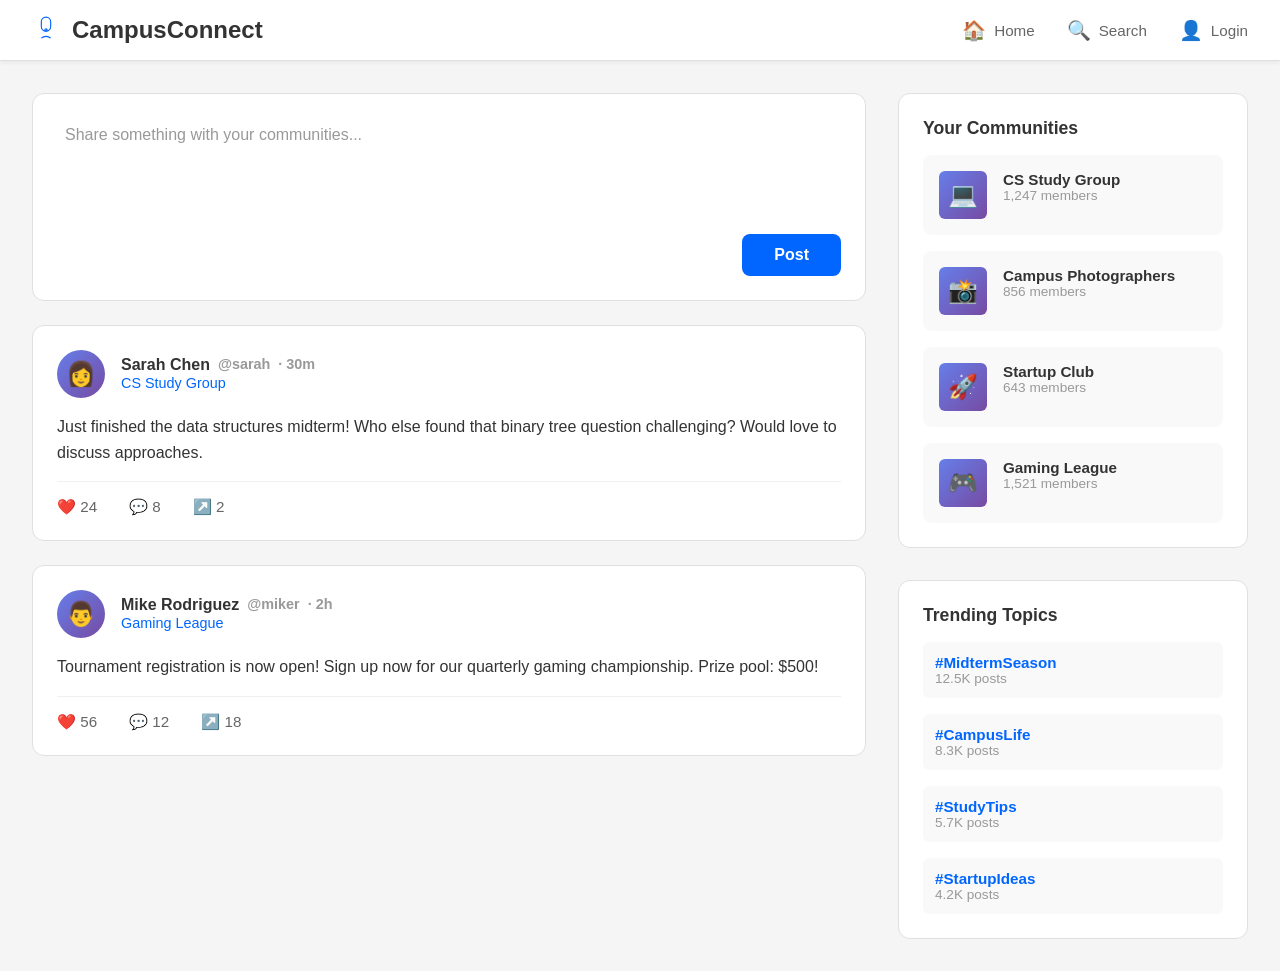
<file: index.html>
<!DOCTYPE html>
<html lang="en">
<head>
    <meta charset="UTF-8">
    <meta name="viewport" content="width=device-width, initial-scale=1.0">
    <title>CampusConnect - Campus Communities</title>
    <link rel="stylesheet" href="styles.css">
</head>
<body>
    <!-- Navigation Header -->
    <header class="navbar">
        <div class="navbar-container">
            <div class="navbar-logo">
                <svg class="logo-icon" viewBox="0 0 24 24" fill="none" stroke="currentColor">
                    <circle cx="12" cy="12" r="1"></circle>
                    <path d="M12 1a4 4 0 0 0-4 4v4a4 4 0 0 0 8 0V5a4 4 0 0 0-4-4z"></path>
                    <path d="M8 19a6 6 0 0 1 8 0"></path>
                </svg>
                <span>CampusConnect</span>
            </div>
            <nav class="navbar-menu">
                <a href="#" class="nav-link">
                    <span class="icon">🏠</span> Home
                </a>
                <a href="#" class="nav-link">
                    <span class="icon">🔍</span> Search
                </a>
                <a href="#" class="nav-link">
                    <span class="icon">👤</span> Login
                </a>
            </nav>
        </div>
    </header>

    <!-- Main Container -->
    <div class="container">
        <!-- Feed Section -->
        <main class="feed-section">
            <!-- Post Creator -->
            <div class="post-creator">
                <textarea id="postInput" placeholder="Share something with your communities..."></textarea>
                <button id="postBtn" class="post-button">Post</button>
            </div>

            <!-- Posts Feed -->
            <div id="postsFeed" class="posts-feed">
                <!-- Posts will be dynamically added here -->
            </div>
        </main>

        <!-- Sidebar -->
        <aside class="sidebar">
            <!-- Your Communities -->
            <section class="communities-section">
                <h2>Your Communities</h2>
                <div id="communitiesList" class="communities-list">
                    <!-- Communities will be dynamically added here -->
                </div>
            </section>

            <!-- Trending Topics -->
            <section class="trending-section">
                <h2>Trending Topics</h2>
                <div id="trendingList" class="trending-list">
                    <!-- Trending topics will be dynamically added here -->
                </div>
            </section>
        </aside>
    </div>

    <!-- Page Navigation for Discover Page -->
    <div id="discoverPage" class="page" style="display: none;">
        <header class="navbar">
            <div class="navbar-container">
                <div class="navbar-logo">
                    <svg class="logo-icon" viewBox="0 0 24 24" fill="none" stroke="currentColor">
                        <circle cx="12" cy="12" r="1"></circle>
                        <path d="M12 1a4 4 0 0 0-4 4v4a4 4 0 0 0 8 0V5a4 4 0 0 0-4-4z"></path>
                        <path d="M8 19a6 6 0 0 1 8 0"></path>
                    </svg>
                    <span>CampusConnect</span>
                </div>
                <nav class="navbar-menu">
                    <a href="#" class="nav-link">
                        <span class="icon">🏠</span> Home
                    </a>
                    <a href="#" class="nav-link">
                        <span class="icon">🔍</span> Search
                    </a>
                    <a href="#" class="nav-link">
                        <span class="icon">👤</span> Login
                    </a>
                </nav>
            </div>
        </header>

        <div class="discover-container">
            <div class="discover-header">
                <h1>Discover Communities & Topics</h1>
            </div>

            <div class="discover-search">
                <input type="text" id="discoverSearch" placeholder="Search for communities, topics, or posts...">
            </div>

            <div class="discover-tabs">
                <button class="tab-button active" data-tab="communities">Communities</button>
                <button class="tab-button" data-tab="posts">Posts</button>
            </div>

            <div id="discoverContent" class="discover-content">
                <!-- Communities grid will be displayed here -->
            </div>
        </div>
    </div>

    <script src="script.js"></script>
</body>
</html>
</file>
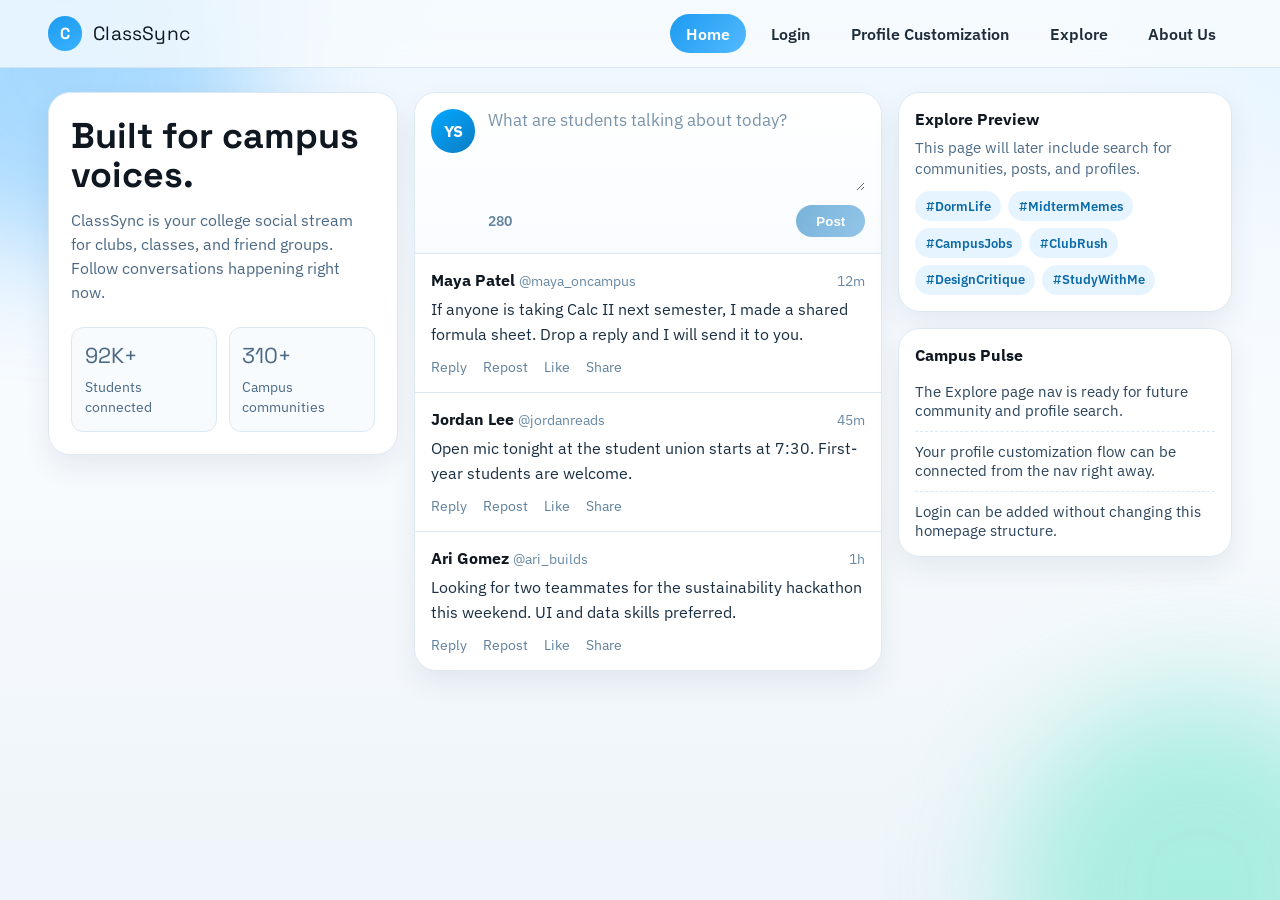
<file: pages/index.html>
<!DOCTYPE html>
<html lang="en">
<head>
    <meta charset="UTF-8">
    <meta name="viewport" content="width=device-width, initial-scale=1.0">
    <title>ClassSync | College Social</title>
    <link rel="preconnect" href="https://fonts.googleapis.com">
    <link rel="preconnect" href="https://fonts.gstatic.com" crossorigin>
    <link href="https://fonts.googleapis.com/css2?family=IBM+Plex+Sans:wght@400;500;600;700&family=Space+Grotesk:wght@600;700&display=swap" rel="stylesheet">
    <link rel="stylesheet" href="../styles/styles.css">
</head>
<body>
    <div class="bg-orb bg-orb-left" aria-hidden="true"></div>
    <div class="bg-orb bg-orb-right" aria-hidden="true"></div>

    <header class="top-nav">
        <div class="top-nav-inner">
            <a class="brand" href="./index.html" aria-label="ClassSync home">
                <span class="brand-mark">C</span>
                <span class="brand-word">ClassSync</span>
            </a>
            <nav class="main-nav" aria-label="Primary navigation">
                <a href="./index.html" class="nav-pill active">Home</a>
                <a href="./login.html" class="nav-pill">Login</a>
                <a href="./profile-customization.html" class="nav-pill">Profile Customization</a>
                <a href="./explore.html" class="nav-pill">Explore</a>
                <a href="./about-us.html" class="nav-pill">About Us</a>
            </nav>
        </div>
    </header>

    <main class="home-grid">
        <aside class="left-rail">
            <h1>Built for campus voices.</h1>
            <p>
                ClassSync is your college social stream for clubs, classes, and friend groups.
                Follow conversations happening right now.
            </p>
            <div class="rail-stats">
                <div>
                    <p class="stat-value">92K+</p>
                    <p class="stat-label">Students connected</p>
                </div>
                <div>
                    <p class="stat-value">310+</p>
                    <p class="stat-label">Campus communities</p>
                </div>
            </div>
        </aside>

        <section class="feed-shell" aria-label="Home feed preview">
            <div class="composer">
                <div class="avatar">YS</div>
                <div class="composer-content">
                    <textarea id="postInput" maxlength="280" placeholder="What are students talking about today?"></textarea>
                    <div class="composer-row">
                        <p id="charCounter">280</p>
                        <button id="postBtn" type="button">Post</button>
                    </div>
                </div>
            </div>

            <div id="postsFeed" class="posts-feed"></div>
        </section>

        <aside class="right-rail">
            <section class="panel">
                <h2>Explore Preview</h2>
                <p>This page will later include search for communities, posts, and profiles.</p>
                <div class="chip-list" id="topicsList"></div>
            </section>

            <section class="panel">
                <h2>Campus Pulse</h2>
                <ul id="pulseList" class="pulse-list"></ul>
            </section>
        </aside>
    </main>

    <script src="../scripts/script.js"></script>
</body>
</html>
</file>
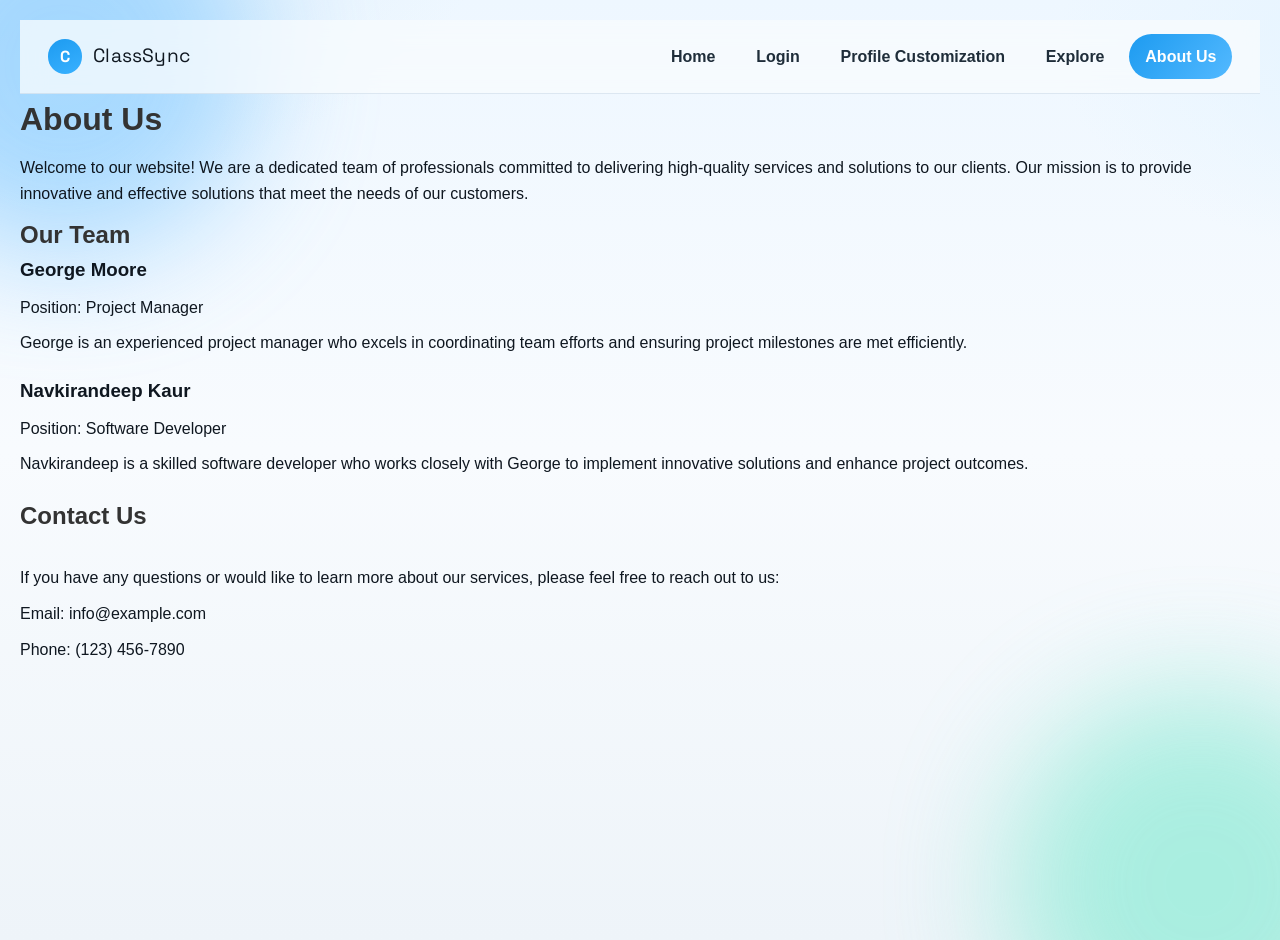
<file: pages/about-us.html>
<!DOCTYPE html>
<html lang="en">
<head>
    <meta charset="UTF-8">
    <meta name="viewport" content="width=device-width, initial-scale=1.0">
    <title>About Us - ClassSync</title>
    <link rel="preconnect" href="https://fonts.googleapis.com">
    <link rel="preconnect" href="https://fonts.gstatic.com" crossorigin>
    <link href="https://fonts.googleapis.com/css2?family=IBM+Plex+Sans:wght@400;500;600;700&family=Space+Grotesk:wght@600;700&display=swap" rel="stylesheet">
    <link rel="stylesheet" href="../styles/styles.css">
    <link rel="stylesheet" href="../styles/about.css">
</head>
<body>
    <div class="bg-orb bg-orb-left" aria-hidden="true"></div>
    <div class="bg-orb bg-orb-right" aria-hidden="true"></div>

    <header class="top-nav">
        <div class="top-nav-inner">
            <a class="brand" href="./index.html" aria-label="ClassSync home">
                <span class="brand-mark">C</span>
                <span class="brand-word">ClassSync</span>
            </a>
            <nav class="main-nav" aria-label="Primary navigation">
                <a href="./index.html" class="nav-pill">Home</a>
                <a href="./login.html" class="nav-pill">Login</a>
                <a href="./profile-customization.html" class="nav-pill">Profile Customization</a>
                <a href="./explore.html" class="nav-pill">Explore</a>
                <a href="./about-us.html" class="nav-pill active">About Us</a>
            </nav>
        </div>
    </header>

<body>
<body>

<h1>About Us</h1>

<p>Welcome to our website! We are a dedicated team of professionals committed to delivering high-quality services and solutions to our clients. Our mission is to provide innovative and effective solutions that meet the needs of our customers.</p>

<h2>Our Team</h2>
<div class="team-member">
    <h3>George Moore</h3>
    <p>Position: Project Manager</p>
    <p>George is an experienced project manager who excels in coordinating team efforts and ensuring project milestones are met efficiently.</p>
</div>
<div class="team-member">
    <h3>Navkirandeep Kaur</h3>
    <p>Position: Software Developer</p>
    <p>Navkirandeep is a skilled software developer who works closely with George to implement innovative solutions and enhance project outcomes.</p>
</div>

<h2>Contact Us</h2>
<div class="contact-info">
    <p>If you have any questions or would like to learn more about our services, please feel free to reach out to us:</p>
    <p>Email: info@example.com</p>
    <p>Phone: (123) 456-7890</p>
</div>

</body>
</html>
</file>
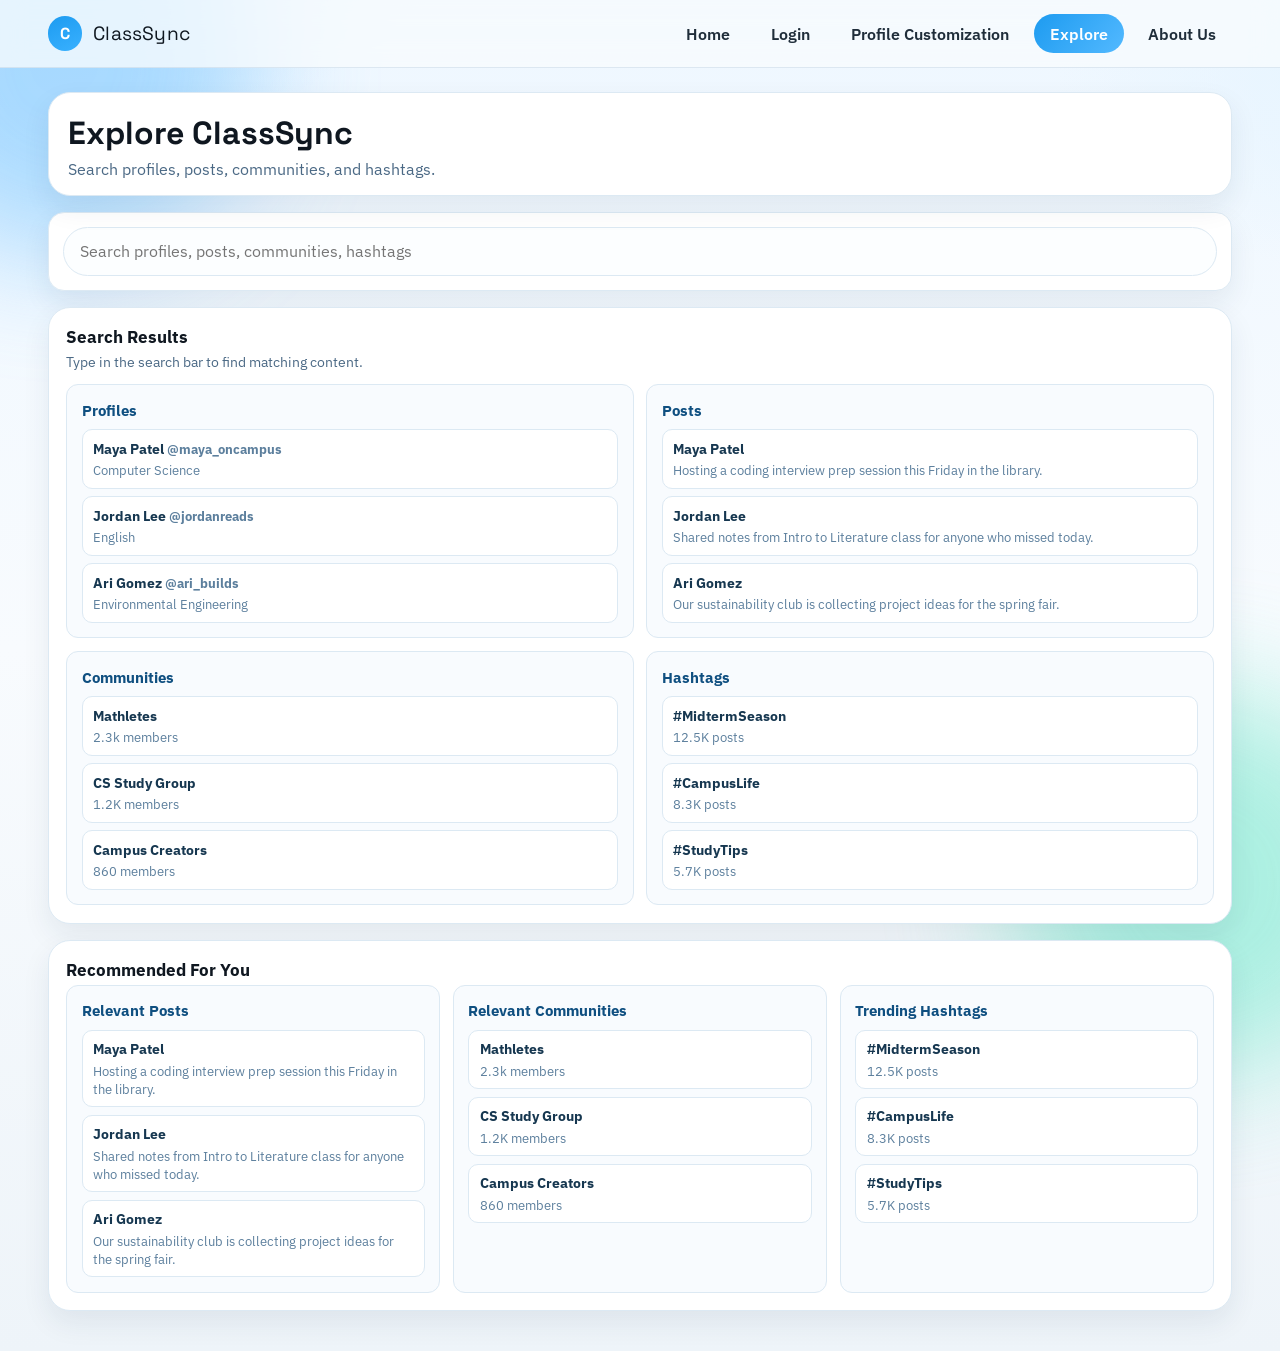
<file: pages/explore.html>
<!DOCTYPE html>
<html lang="en">
<head>
    <meta charset="UTF-8">
    <meta name="viewport" content="width=device-width, initial-scale=1.0">
    <title>Explore - ClassSync</title>
    <link rel="preconnect" href="https://fonts.googleapis.com">
    <link rel="preconnect" href="https://fonts.gstatic.com" crossorigin>
    <link href="https://fonts.googleapis.com/css2?family=IBM+Plex+Sans:wght@400;500;600;700&family=Space+Grotesk:wght@600;700&display=swap" rel="stylesheet">
    <link rel="stylesheet" href="../styles/styles.css">
</head>
<body>
    <div class="bg-orb bg-orb-left" aria-hidden="true"></div>
    <div class="bg-orb bg-orb-right" aria-hidden="true"></div>

    <header class="top-nav">
        <div class="top-nav-inner">
            <a class="brand" href="./index.html" aria-label="ClassSync home">
                <span class="brand-mark">C</span>
                <span class="brand-word">ClassSync</span>
            </a>
            <nav class="main-nav" aria-label="Primary navigation">
                <a href="./index.html" class="nav-pill">Home</a>
                <a href="./login.html" class="nav-pill">Login</a>
                <a href="./profile-customization.html" class="nav-pill">Profile Customization</a>
                <a href="./explore.html" class="nav-pill active">Explore</a>
                <a href="./about-us.html" class="nav-pill">About Us</a>
            </nav>
        </div>
    </header>

    <main class="explore-page">
        <section class="explore-shell">
            <div class="explore-header">
                <h1>Explore ClassSync</h1>
                <p>Search profiles, posts, communities, and hashtags.</p>
            </div>

            <div class="search-wrap">
                <label class="sr-only" for="exploreSearch">Search explore content</label>
                <input
                    id="exploreSearch"
                    type="text"
                    placeholder="Search profiles, posts, communities, hashtags"
                    autocomplete="off"
                >
            </div>

            <section class="results-panel">
                <h2>Search Results</h2>
                <p id="searchSummary" class="results-summary">Type in the search bar to find matching content.</p>

                <div class="results-columns">
                    <article class="result-card">
                        <h3>Profiles</h3>
                        <div id="profileResults" class="result-list"></div>
                    </article>

                    <article class="result-card">
                        <h3>Posts</h3>
                        <div id="postResults" class="result-list"></div>
                    </article>

                    <article class="result-card">
                        <h3>Communities</h3>
                        <div id="communityResults" class="result-list"></div>
                    </article>

                    <article class="result-card">
                        <h3>Hashtags</h3>
                        <div id="hashtagResults" class="result-list"></div>
                    </article>
                </div>
            </section>

            <section class="results-panel">
                <h2>Recommended For You</h2>

                <div class="results-columns recommendations">
                    <article class="result-card">
                        <h3>Relevant Posts</h3>
                        <div id="recommendedPosts" class="result-list"></div>
                    </article>

                    <article class="result-card">
                        <h3>Relevant Communities</h3>
                        <div id="recommendedCommunities" class="result-list"></div>
                    </article>

                    <article class="result-card">
                        <h3>Trending Hashtags</h3>
                        <div id="recommendedHashtags" class="result-list"></div>
                    </article>
                </div>
            </section>
        </section>
    </main>

    <script src="../scripts/explore.js"></script>
</body>
</html>
</file>
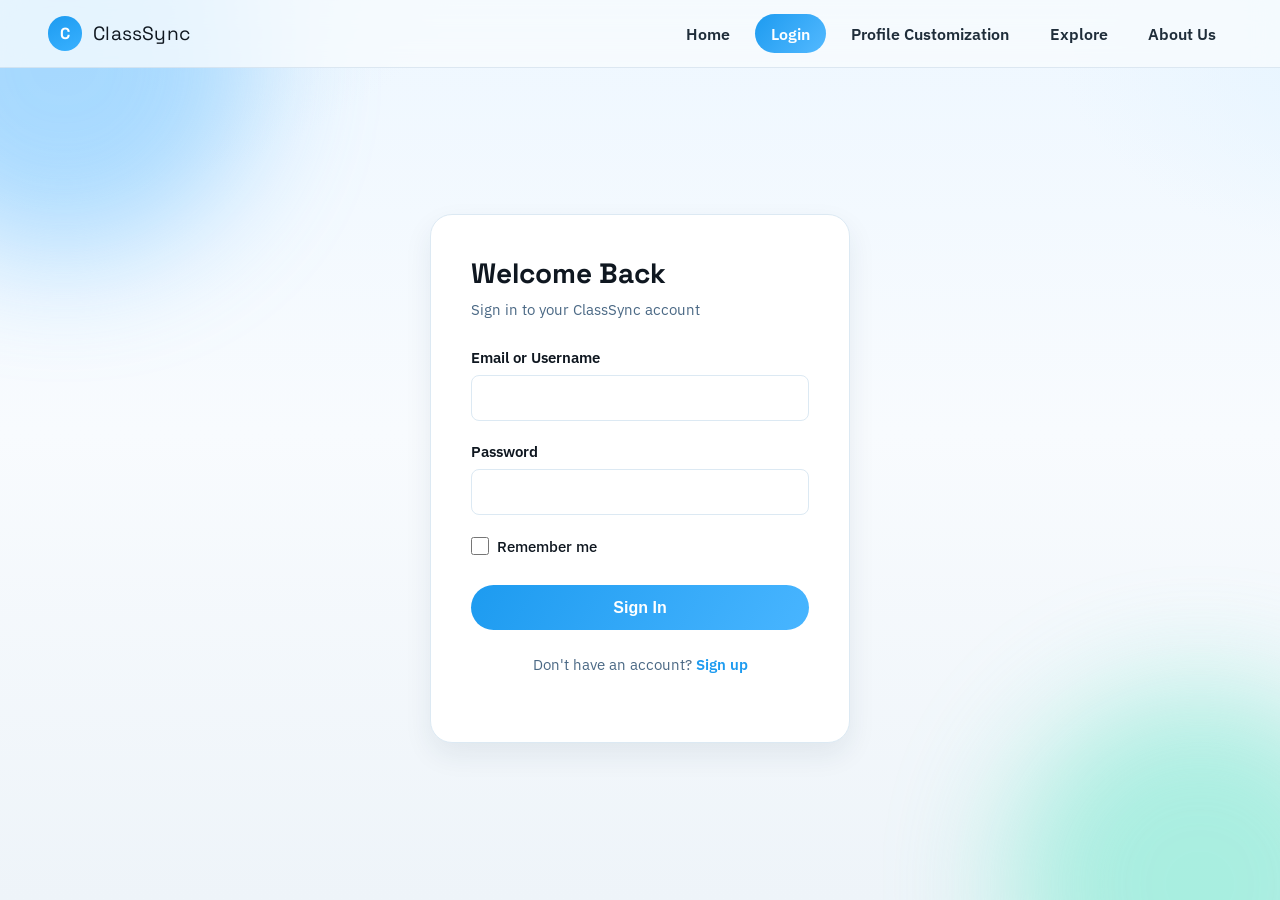
<file: pages/login.html>
<!DOCTYPE html>
<html lang="en">
<head>
    <meta charset="UTF-8">
    <meta name="viewport" content="width=device-width, initial-scale=1.0">
    <title>Login - ClassSync</title>
    <link rel="preconnect" href="https://fonts.googleapis.com">
    <link rel="preconnect" href="https://fonts.gstatic.com" crossorigin>
    <link href="https://fonts.googleapis.com/css2?family=IBM+Plex+Sans:wght@400;500;600;700&family=Space+Grotesk:wght@600;700&display=swap" rel="stylesheet">
    <link rel="stylesheet" href="../styles/styles.css">
</head>
<body>
    <div class="bg-orb bg-orb-left" aria-hidden="true"></div>
    <div class="bg-orb bg-orb-right" aria-hidden="true"></div>

    <header class="top-nav">
        <div class="top-nav-inner">
            <a class="brand" href="./index.html" aria-label="ClassSync home">
                <span class="brand-mark">C</span>
                <span class="brand-word">ClassSync</span>
            </a>
            <nav class="main-nav" aria-label="Primary navigation">
                <a href="./index.html" class="nav-pill">Home</a>
                <a href="./login.html" class="nav-pill active">Login</a>
                <a href="./profile-customization.html" class="nav-pill">Profile Customization</a>
                <a href="./explore.html" class="nav-pill">Explore</a>
                <a href="./about-us.html" class="nav-pill">About Us</a>
            </nav>
        </div>
    </header>

    <div class="login-container">
        <div class="login-box">
            <h1>Welcome Back</h1>
            <p>Sign in to your ClassSync account</p>
            
            <form id="loginForm">
                <div class="form-group">
                    <label for="email">Email or Username</label>
                    <input type="text" id="email" name="email" required>
                </div>

                <div class="form-group">
                    <label for="password">Password</label>
                    <input type="password" id="password" name="password" required>
                </div>

                <div class="form-group checkbox">
                    <input type="checkbox" id="remember" name="remember">
                    <label for="remember">Remember me</label>
                </div>

                <button type="submit" class="login-btn">Sign In</button>
            </form>

            <p class="signup-link">Don't have an account? <a href="#">Sign up</a></p>
        </div>
    </div>

    <script src="../scripts/login.js"></script>
</body>
</html>
</file>
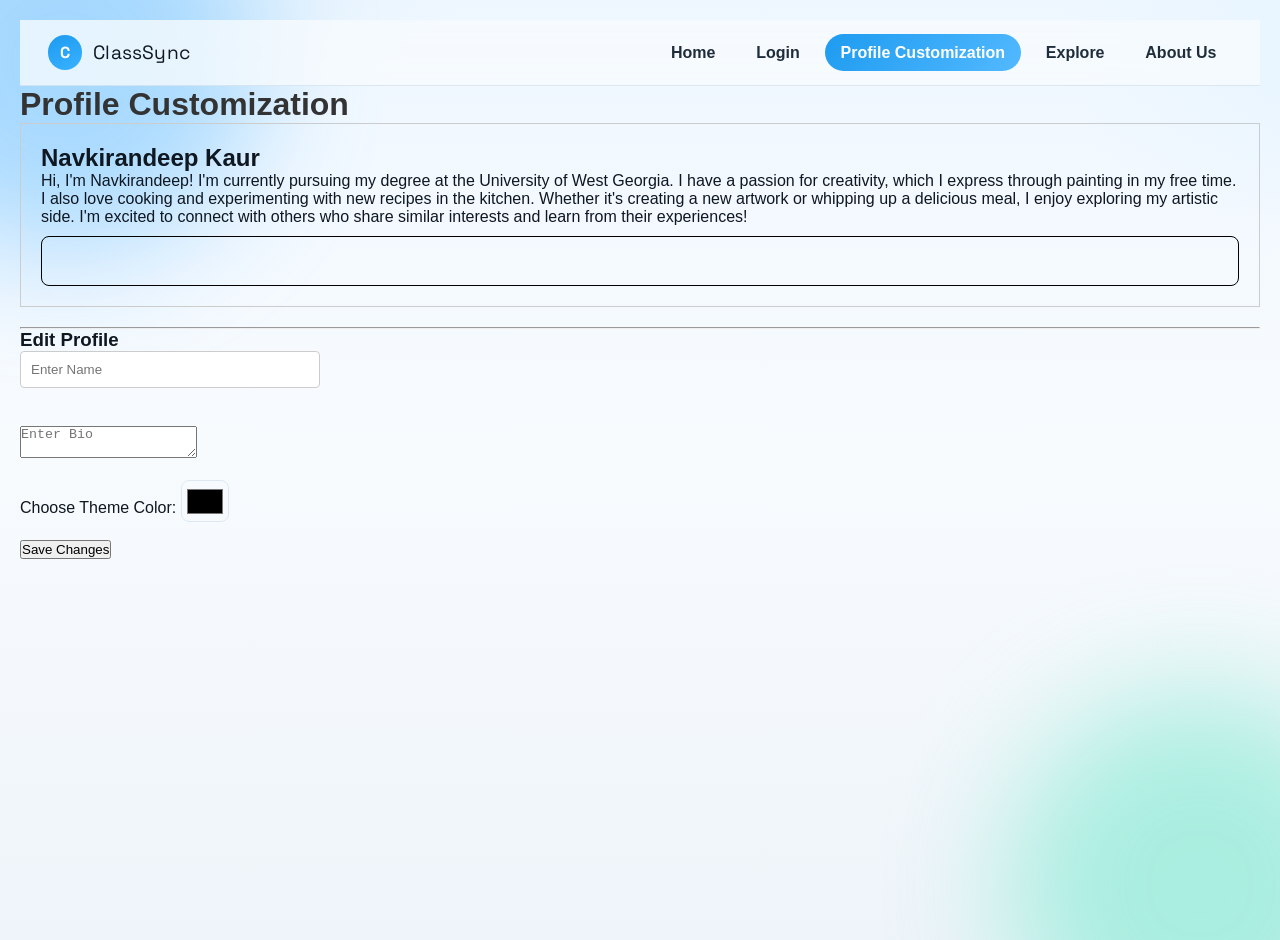
<file: pages/profile-customization.html>
<!DOCTYPE html>
<html lang="en">
<head>
    <meta charset="UTF-8">
    <meta name="viewport" content="width=device-width, initial-scale=1.0">
    <title>Profile Customization - ClassSync</title>
    <link rel="preconnect" href="https://fonts.googleapis.com">
    <link rel="preconnect" href="https://fonts.gstatic.com" crossorigin>
    <link href="https://fonts.googleapis.com/css2?family=IBM+Plex+Sans:wght@400;500;600;700&family=Space+Grotesk:wght@600;700&display=swap" rel="stylesheet">
    <link rel="stylesheet" href="../styles/styles.css">
    <link rel="stylesheet" href="../styles/profile.css">
</head>
<body>
    <div class="bg-orb bg-orb-left" aria-hidden="true"></div>
    <div class="bg-orb bg-orb-right" aria-hidden="true"></div>

    <header class="top-nav">
        <div class="top-nav-inner">
            <a class="brand" href="./index.html" aria-label="ClassSync home">
                <span class="brand-mark">C</span>
                <span class="brand-word">ClassSync</span>
            </a>
            <nav class="main-nav" aria-label="Primary navigation">
                <a href="./index.html" class="nav-pill">Home</a>
                <a href="./login.html" class="nav-pill">Login</a>
                <a href="./profile-customization.html" class="nav-pill active">Profile Customization</a>
                <a href="./explore.html" class="nav-pill">Explore</a>
                <a href="./about-us.html" class="nav-pill">About Us</a>
            </nav>
        </div>
    </header>

<body>

<h1>Profile Customization</h1>

<div class="profile-box">
  <h2 id="previewName">Navkirandeep Kaur</h2>
  <p id="previewBio">Hi, I'm Navkirandeep! I'm currently pursuing my degree at the University of West Georgia. I have a passion for creativity, which I express through painting in my free time. I also love cooking and experimenting with new recipes in the kitchen. Whether it's creating a new artwork or whipping up a delicious meal, I enjoy exploring my artistic side. I'm excited to connect with others who share similar interests and learn from their experiences!</p>
  <div id="colorBox" class="color-box"></div>
</div>

<hr>

<h3>Edit Profile</h3>

<input type="text" id="nameInput" placeholder="Enter Name" aria-label="Name">
<br><br>

<textarea id="bioInput" placeholder="Enter Bio" aria-label="Bio"></textarea>
<br><br>

<label for="colorInput">Choose Theme Color:</label>
<input type="color" id="colorInput" aria-label="Theme Color">

<br><br>

<button onclick="updateProfile()">Save Changes</button>

<script src="../scripts/profile.js"></script>

</body>
</html>
</file>
<file: styles.css>
* {
    margin: 0;
    padding: 0;
    box-sizing: border-box;
}

body {
    font-family: -apple-system, BlinkMacSystemFont, 'Segoe UI', Roboto, Oxygen, Ubuntu, Cantarell, sans-serif;
    background-color: #f5f5f5;
    color: #333;
}

/* Navigation Header */
.navbar {
    background-color: #fff;
    border-bottom: 1px solid #e0e0e0;
    position: sticky;
    top: 0;
    z-index: 1000;
    box-shadow: 0 2px 4px rgba(0, 0, 0, 0.05);
}

.navbar-container {
    max-width: 1400px;
    margin: 0 auto;
    padding: 1rem 2rem;
    display: flex;
    justify-content: space-between;
    align-items: center;
}

.navbar-logo {
    display: flex;
    align-items: center;
    gap: 0.75rem;
    font-size: 1.5rem;
    font-weight: 700;
    color: #333;
}

.logo-icon {
    width: 28px;
    height: 28px;
    color: #0066ff;
}

.navbar-menu {
    display: flex;
    gap: 2rem;
    align-items: center;
}

.nav-link {
    display: flex;
    align-items: center;
    gap: 0.5rem;
    text-decoration: none;
    color: #666;
    font-size: 0.95rem;
    transition: color 0.2s;
}

.nav-link:hover {
    color: #0066ff;
}

.nav-link .icon {
    font-size: 1.2rem;
}

/* Main Container */
.container {
    max-width: 1400px;
    margin: 0 auto;
    padding: 2rem;
    display: grid;
    grid-template-columns: 1fr 350px;
    gap: 2rem;
}

/* Post Creator */
.post-creator {
    background-color: #fff;
    border-radius: 12px;
    padding: 1.5rem;
    border: 1px solid #e0e0e0;
    margin-bottom: 1.5rem;
    display: flex;
    flex-direction: column;
    gap: 1rem;
}

#postInput {
    border: none;
    outline: none;
    font-size: 1rem;
    font-family: inherit;
    resize: none;
    min-height: 100px;
    color: #333;
    padding: 0.5rem;
}

#postInput::placeholder {
    color: #999;
}

.post-button {
    background-color: #0066ff;
    color: #fff;
    border: none;
    border-radius: 8px;
    padding: 0.75rem 2rem;
    font-size: 1rem;
    font-weight: 600;
    cursor: pointer;
    align-self: flex-end;
    transition: background-color 0.2s;
}

.post-button:hover {
    background-color: #0052cc;
}

/* Posts Feed */
.posts-feed {
    display: flex;
    flex-direction: column;
    gap: 1.5rem;
}

.post {
    background-color: #fff;
    border-radius: 12px;
    padding: 1.5rem;
    border: 1px solid #e0e0e0;
    transition: box-shadow 0.2s;
}

.post:hover {
    box-shadow: 0 4px 12px rgba(0, 0, 0, 0.1);
}

.post-header {
    display: flex;
    align-items: center;
    gap: 1rem;
    margin-bottom: 1rem;
}

.post-avatar {
    width: 48px;
    height: 48px;
    border-radius: 50%;
    background: linear-gradient(135deg, #667eea 0%, #764ba2 100%);
    flex-shrink: 0;
}

.post-user-info {
    flex: 1;
}

.post-user-name {
    font-weight: 600;
    color: #333;
    display: flex;
    gap: 0.5rem;
}

.post-user-handle {
    color: #999;
    font-size: 0.9rem;
}

.post-time {
    color: #999;
    font-size: 0.9rem;
}

.post-community {
    color: #0066ff;
    font-size: 0.9rem;
    text-decoration: none;
    margin-top: 0.5rem;
}

.post-content {
    color: #333;
    line-height: 1.6;
    margin-bottom: 1rem;
}

.post-actions {
    display: flex;
    gap: 2rem;
    margin-top: 1rem;
    padding-top: 1rem;
    border-top: 1px solid #f0f0f0;
}

.post-action {
    display: flex;
    align-items: center;
    gap: 0.5rem;
    color: #666;
    cursor: pointer;
    transition: color 0.2s;
    background: none;
    border: none;
    font-size: 0.95rem;
}

.post-action:hover {
    color: #0066ff;
}

/* Sidebar */
.sidebar {
    display: flex;
    flex-direction: column;
    gap: 2rem;
}

.communities-section,
.trending-section {
    background-color: #fff;
    border-radius: 12px;
    padding: 1.5rem;
    border: 1px solid #e0e0e0;
}

.communities-section h2,
.trending-section h2 {
    font-size: 1.1rem;
    margin-bottom: 1rem;
    color: #333;
}

.communities-list,
.trending-list {
    display: flex;
    flex-direction: column;
    gap: 1rem;
}

.community-card {
    display: flex;
    gap: 1rem;
    padding: 1rem;
    border-radius: 8px;
    background-color: #f9f9f9;
    transition: background-color 0.2s;
    cursor: pointer;
}

.community-card:hover {
    background-color: #f0f0f0;
}

.community-icon {
    width: 48px;
    height: 48px;
    border-radius: 6px;
    background: linear-gradient(135deg, #667eea 0%, #764ba2 100%);
    flex-shrink: 0;
}

.community-info {
    flex: 1;
}

.community-name {
    font-weight: 600;
    color: #333;
    font-size: 0.95rem;
}

.community-members {
    color: #999;
    font-size: 0.85rem;
}

.trending-item {
    padding: 0.75rem;
    border-radius: 6px;
    background-color: #f9f9f9;
    cursor: pointer;
    transition: background-color 0.2s;
}

.trending-item:hover {
    background-color: #f0f0f0;
}

.trending-tag {
    color: #0066ff;
    font-weight: 600;
    font-size: 0.95rem;
}

.trending-count {
    color: #999;
    font-size: 0.85rem;
}

/* Discover Page */
.page {
    min-height: 100vh;
    background-color: #f5f5f5;
}

.discover-container {
    max-width: 1400px;
    margin: 0 auto;
    padding: 2rem;
}

.discover-header {
    margin-bottom: 2rem;
}

.discover-header h1 {
    font-size: 2.5rem;
    font-weight: 700;
    color: #333;
}

.discover-search {
    margin-bottom: 2rem;
}

#discoverSearch {
    width: 100%;
    padding: 1rem;
    border: 1px solid #e0e0e0;
    border-radius: 8px;
    font-size: 1rem;
    font-family: inherit;
}

#discoverSearch:focus {
    outline: none;
    border-color: #0066ff;
    box-shadow: 0 0 0 3px rgba(0, 102, 255, 0.1);
}

.discover-tabs {
    display: flex;
    gap: 1rem;
    margin-bottom: 2rem;
}

.tab-button {
    padding: 0.75rem 1.5rem;
    border: none;
    border-radius: 8px;
    background-color: transparent;
    color: #666;
    font-weight: 600;
    cursor: pointer;
    transition: all 0.2s;
}

.tab-button.active {
    background-color: #0066ff;
    color: #fff;
}

.tab-button:hover {
    background-color: rgba(0, 102, 255, 0.1);
}

.discover-content {
    display: grid;
    grid-template-columns: repeat(auto-fill, minmax(300px, 1fr));
    gap: 2rem;
}

.community-card-large {
    background-color: #fff;
    border-radius: 12px;
    overflow: hidden;
    border: 1px solid #e0e0e0;
    transition: box-shadow 0.2s;
    cursor: pointer;
}

.community-card-large:hover {
    box-shadow: 0 8px 24px rgba(0, 0, 0, 0.12);
}

.community-image {
    width: 100%;
    height: 200px;
    background: linear-gradient(135deg, #667eea 0%, #764ba2 100%);
    object-fit: cover;
}

.community-details {
    padding: 1.5rem;
}

.community-details h3 {
    font-size: 1.1rem;
    margin-bottom: 0.5rem;
    color: #333;
}

.community-details p {
    color: #666;
    font-size: 0.9rem;
    line-height: 1.5;
}

/* Responsive Design */
@media (max-width: 1024px) {
    .container {
        grid-template-columns: 1fr;
    }

    .sidebar {
        display: none;
    }
}

@media (max-width: 768px) {
    .navbar-container {
        padding: 1rem;
    }

    .navbar-menu {
        gap: 1rem;
    }

    .discover-header h1 {
        font-size: 1.8rem;
    }

    .discover-content {
        grid-template-columns: 1fr;
    }
}
</file>
<file: styles/styles.css>
:root {
    --ink-100: #f3f8fc;
    --ink-200: #dce9f3;
    --ink-300: #adc4d9;
    --ink-500: #4b6985;
    --ink-700: #1f2d3a;
    --ink-900: #0f1720;
    --brand: #1d9bf0;
    --brand-deep: #1279bf;
    --surface: #ffffff;
    --surface-soft: #f8fbfe;
    --ring: rgba(29, 155, 240, 0.35);
    --radius-lg: 22px;
    --radius-md: 16px;
    --radius-sm: 12px;
}

* {
    margin: 0;
    padding: 0;
    box-sizing: border-box;
}

body {
    min-height: 100vh;
    font-family: "IBM Plex Sans", "Segoe UI", sans-serif;
    color: var(--ink-900);
    background:
        radial-gradient(60rem 30rem at -10% -10%, #d9ecfa 0%, transparent 65%),
        radial-gradient(40rem 24rem at 110% 5%, #e5f4ff 0%, transparent 55%),
        linear-gradient(180deg, #eef7ff 0%, #f8fbfe 48%, #eef4f9 100%);
    overflow-x: hidden;
}

.bg-orb {
    position: fixed;
    width: 24rem;
    height: 24rem;
    border-radius: 50%;
    filter: blur(60px);
    z-index: -1;
    opacity: 0.6;
}

.bg-orb-left {
    top: -8rem;
    left: -8rem;
    background: #7cc7ff;
}

.bg-orb-right {
    right: -7rem;
    bottom: -11rem;
    background: #7be9cf;
}

.top-nav {
    position: sticky;
    top: 0;
    z-index: 10;
    backdrop-filter: blur(12px);
    background-color: rgba(248, 251, 254, 0.78);
    border-bottom: 1px solid rgba(173, 196, 217, 0.35);
}

.top-nav-inner {
    max-width: 1220px;
    margin: 0 auto;
    padding: 0.9rem 1.1rem;
    display: flex;
    align-items: center;
    justify-content: space-between;
    gap: 1rem;
}

.brand {
    display: flex;
    align-items: center;
    gap: 0.7rem;
    text-decoration: none;
    color: inherit;
}

.brand-mark {
    display: inline-flex;
    align-items: center;
    justify-content: center;
    width: 2.15rem;
    height: 2.15rem;
    border-radius: 50%;
    background: linear-gradient(155deg, var(--brand) 0%, #39b1ff 100%);
    color: #fff;
    font-family: "Space Grotesk", sans-serif;
    font-weight: 700;
}

.brand-word {
    font-family: "Space Grotesk", sans-serif;
    font-size: 1.2rem;
    letter-spacing: 0.01em;
}

.main-nav {
    display: flex;
    gap: 0.55rem;
    flex-wrap: wrap;
    justify-content: flex-end;
}

.nav-pill {
    text-decoration: none;
    color: var(--ink-700);
    font-weight: 600;
    padding: 0.58rem 1rem;
    border-radius: 999px;
    transition: transform 0.2s ease, background-color 0.2s ease, color 0.2s ease;
}

.nav-pill:hover {
    background-color: #deeffd;
    color: #005e9f;
    transform: translateY(-1px);
}

.nav-pill.active {
    background: linear-gradient(130deg, var(--brand) 0%, #53b9ff 100%);
    color: #fff;
}

.home-grid {
    max-width: 1220px;
    margin: 1.5rem auto 2rem;
    padding: 0 1.1rem;
    display: grid;
    grid-template-columns: 1.05fr 1.4fr 1fr;
    gap: 1rem;
    align-items: start;
}

.left-rail,
.feed-shell,
.panel {
    background-color: var(--surface);
    border: 1px solid var(--ink-200);
    border-radius: var(--radius-lg);
    box-shadow: 0 12px 28px rgba(27, 53, 79, 0.08);
}

.left-rail {
    padding: 1.4rem;
    animation: rise-in 0.45s ease-out both;
}

.left-rail h1 {
    font-family: "Space Grotesk", sans-serif;
    font-size: clamp(1.55rem, 2.8vw, 2.25rem);
    line-height: 1.1;
    margin-bottom: 0.85rem;
}

.left-rail p {
    color: var(--ink-500);
    line-height: 1.5;
}

.rail-stats {
    margin-top: 1.4rem;
    display: grid;
    grid-template-columns: 1fr 1fr;
    gap: 0.7rem;
}

.rail-stats > div {
    background: var(--surface-soft);
    border: 1px solid var(--ink-200);
    border-radius: var(--radius-sm);
    padding: 0.8rem;
}

.stat-value {
    font-family: "Space Grotesk", sans-serif;
    font-size: 1.35rem;
    color: #005f9f;
}

.stat-label {
    margin-top: 0.25rem;
    color: var(--ink-500);
    font-size: 0.86rem;
}

.feed-shell {
    overflow: hidden;
    animation: rise-in 0.6s ease-out both;
}

.composer {
    display: flex;
    gap: 0.85rem;
    padding: 1rem;
    border-bottom: 1px solid var(--ink-200);
    background: linear-gradient(180deg, #ffffff 0%, #f9fcff 100%);
}

.avatar {
    width: 2.7rem;
    height: 2.7rem;
    border-radius: 50%;
    background: linear-gradient(140deg, #00a8ff 0%, #0e7cc4 100%);
    color: #fff;
    display: grid;
    place-items: center;
    font-weight: 700;
    flex-shrink: 0;
}

.composer-content {
    width: 100%;
}

#postInput {
    width: 100%;
    min-height: 5.1rem;
    border: none;
    resize: vertical;
    background: transparent;
    font-size: 1.06rem;
    color: var(--ink-900);
    font-family: inherit;
}

#postInput:focus {
    outline: none;
}

#postInput::placeholder {
    color: #7994aa;
}

.composer-row {
    margin-top: 0.65rem;
    display: flex;
    justify-content: space-between;
    align-items: center;
}

#charCounter {
    color: #63839f;
    font-size: 0.86rem;
    font-weight: 600;
}

#postBtn {
    border: none;
    border-radius: 999px;
    padding: 0.52rem 1.25rem;
    font-weight: 700;
    cursor: pointer;
    color: #fff;
    background: linear-gradient(120deg, var(--brand) 0%, #48b5ff 100%);
    transition: transform 0.2s ease, filter 0.2s ease;
}

#postBtn:hover {
    transform: translateY(-1px);
    filter: brightness(1.03);
}

#postBtn:disabled {
    cursor: not-allowed;
    filter: grayscale(0.35);
    opacity: 0.7;
}

.posts-feed {
    display: flex;
    flex-direction: column;
}

.post {
    border-bottom: 1px solid var(--ink-200);
    padding: 1rem;
    transition: background-color 0.2s ease;
    animation: rise-in 0.4s ease-out both;
}

.post:hover {
    background-color: #f7fbff;
}

.post:last-child {
    border-bottom: none;
}

.post-meta {
    display: flex;
    justify-content: space-between;
    gap: 0.5rem;
    align-items: baseline;
}

.post-author {
    font-weight: 700;
}

.post-handle,
.post-time {
    color: #6788a4;
    font-size: 0.9rem;
}

.post-content {
    margin-top: 0.45rem;
    line-height: 1.55;
    color: #1a2f42;
}

.post-actions {
    margin-top: 0.7rem;
    display: flex;
    gap: 1rem;
    color: #5f819d;
    font-size: 0.85rem;
}

.right-rail {
    display: flex;
    flex-direction: column;
    gap: 1rem;
    animation: rise-in 0.75s ease-out both;
}

.panel {
    padding: 1rem;
}

.panel h2 {
    font-size: 1rem;
    margin-bottom: 0.45rem;
}

.panel p {
    color: var(--ink-500);
    font-size: 0.92rem;
    line-height: 1.45;
}

.chip-list {
    margin-top: 0.75rem;
    display: flex;
    flex-wrap: wrap;
    gap: 0.45rem;
}

.chip {
    background-color: #e6f4ff;
    color: #0b6aa8;
    font-size: 0.82rem;
    padding: 0.4rem 0.65rem;
    border-radius: 999px;
    font-weight: 600;
}

.pulse-list {
    list-style: none;
    margin-top: 0.45rem;
}

.pulse-list li {
    padding: 0.65rem 0;
    border-bottom: 1px dashed var(--ink-200);
    color: #2a445b;
    font-size: 0.92rem;
}

.pulse-list li:last-child {
    border-bottom: none;
    padding-bottom: 0;
}

@keyframes rise-in {
    from {
        opacity: 0;
        transform: translateY(10px);
    }
    to {
        opacity: 1;
        transform: translateY(0);
    }
}

@media (max-width: 1080px) {
    .home-grid {
        grid-template-columns: 1fr 1.25fr;
    }

    .right-rail {
        grid-column: 1 / -1;
        flex-direction: row;
    }

    .right-rail .panel {
        flex: 1;
    }
}

@media (max-width: 800px) {
    .home-grid {
        grid-template-columns: 1fr;
    }

    .right-rail {
        flex-direction: column;
    }

    .top-nav-inner {
        flex-direction: column;
        align-items: flex-start;
    }

    .main-nav {
        width: 100%;
    }
}

@media (max-width: 540px) {
    .nav-pill {
        flex: 1 1 calc(50% - 0.3rem);
        text-align: center;
        padding-left: 0.65rem;
        padding-right: 0.65rem;
        font-size: 0.91rem;
    }

    .rail-stats {
        grid-template-columns: 1fr;
    }
}

/* Login Page */
.login-container {
    display: flex;
    align-items: center;
    justify-content: center;
    min-height: calc(100vh - 80px);
    padding: 2rem;
}

.login-box {
    background-color: var(--surface);
    border: 1px solid var(--ink-200);
    border-radius: var(--radius-lg);
    box-shadow: 0 12px 28px rgba(27, 53, 79, 0.08);
    padding: 2.5rem;
    width: 100%;
    max-width: 420px;
    animation: rise-in 0.6s ease-out both;
}

.login-box h1 {
    font-family: "Space Grotesk", sans-serif;
    font-size: 1.75rem;
    margin-bottom: 0.5rem;
    color: var(--ink-900);
}

.login-box > p {
    color: var(--ink-500);
    margin-bottom: 1.75rem;
    font-size: 0.95rem;
}

.form-group {
    margin-bottom: 1.3rem;
    display: flex;
    flex-direction: column;
}

.form-group.checkbox {
    flex-direction: row;
    align-items: center;
    gap: 0.5rem;
}

.form-group label {
    font-weight: 600;
    margin-bottom: 0.5rem;
    color: var(--ink-900);
    font-size: 0.95rem;
}

.form-group.checkbox label {
    margin-bottom: 0;
    font-weight: 500;
}

.form-group input[type="text"],
.form-group input[type="password"] {
    padding: 0.75rem 1rem;
    border: 1px solid var(--ink-200);
    border-radius: 8px;
    font-size: 1rem;
    font-family: inherit;
    transition: border-color 0.2s ease;
}

.form-group input[type="text"]:focus,
.form-group input[type="password"]:focus {
    outline: none;
    border-color: var(--brand);
    box-shadow: 0 0 0 3px var(--ring);
}

.form-group input[type="checkbox"] {
    width: 18px;
    height: 18px;
    cursor: pointer;
}

.login-btn {
    width: 100%;
    padding: 0.85rem 1.5rem;
    background: linear-gradient(120deg, var(--brand) 0%, #48b5ff 100%);
    color: #fff;
    border: none;
    border-radius: 999px;
    font-size: 1rem;
    font-weight: 700;
    cursor: pointer;
    margin-top: 0.5rem;
    transition: transform 0.2s ease, filter 0.2s ease;
}

.login-btn:hover {
    transform: translateY(-1px);
    filter: brightness(1.03);
}

.login-btn:active {
    transform: translateY(0);
}

.signup-link {
    text-align: center;
    margin-top: 1.5rem;
    color: var(--ink-500);
    font-size: 0.9rem;
}

.signup-link a {
    color: var(--brand);
    text-decoration: none;
    font-weight: 600;
    transition: color 0.2s ease;
}

.signup-link a:hover {
    color: var(--brand-deep);
}

/* Explore Page */
.sr-only {
    position: absolute;
    width: 1px;
    height: 1px;
    padding: 0;
    margin: -1px;
    overflow: hidden;
    clip: rect(0, 0, 0, 0);
    white-space: nowrap;
    border: 0;
}

.explore-page {
    max-width: 1220px;
    margin: 1.5rem auto 2.5rem;
    padding: 0 1.1rem;
}

.explore-shell {
    display: grid;
    gap: 1rem;
}

.explore-header,
.results-panel {
    background-color: var(--surface);
    border: 1px solid var(--ink-200);
    border-radius: var(--radius-lg);
    box-shadow: 0 12px 28px rgba(27, 53, 79, 0.08);
    animation: rise-in 0.45s ease-out both;
}

.explore-header {
    padding: 1.2rem 1.2rem 1rem;
}

.explore-header h1 {
    font-family: "Space Grotesk", sans-serif;
    font-size: clamp(1.45rem, 2.5vw, 2rem);
}

.explore-header p {
    margin-top: 0.4rem;
    color: var(--ink-500);
}

.search-wrap {
    background-color: var(--surface);
    border: 1px solid var(--ink-200);
    border-radius: var(--radius-md);
    box-shadow: 0 12px 28px rgba(27, 53, 79, 0.08);
    padding: 0.9rem;
}

.search-wrap input {
    width: 100%;
    border: 1px solid var(--ink-200);
    border-radius: 999px;
    padding: 0.82rem 1rem;
    font-size: 1rem;
    font-family: inherit;
    background: #fcfeff;
}

.search-wrap input:focus {
    outline: none;
    border-color: var(--brand);
    box-shadow: 0 0 0 3px var(--ring);
}

.results-panel {
    padding: 1.1rem;
}

.results-panel h2 {
    font-size: 1.08rem;
    margin-bottom: 0.2rem;
}

.results-summary {
    color: var(--ink-500);
    font-size: 0.9rem;
    margin-bottom: 0.85rem;
}

.results-columns {
    display: grid;
    grid-template-columns: repeat(2, minmax(0, 1fr));
    gap: 0.8rem;
}

.results-columns.recommendations {
    grid-template-columns: repeat(3, minmax(0, 1fr));
}

.result-card {
    background: var(--surface-soft);
    border: 1px solid var(--ink-200);
    border-radius: var(--radius-sm);
    padding: 0.9rem;
}

.result-card h3 {
    font-size: 0.95rem;
    margin-bottom: 0.6rem;
    color: #0f4f80;
}

.result-list {
    display: grid;
    gap: 0.45rem;
}

.result-item {
    background: #ffffff;
    border: 1px solid var(--ink-200);
    border-radius: 10px;
    padding: 0.55rem 0.65rem;
}

.result-title {
    font-weight: 700;
    font-size: 0.9rem;
    color: #163750;
}

.result-meta {
    margin-top: 0.2rem;
    color: #5c7f9d;
    font-size: 0.83rem;
}

.result-empty {
    color: #6f90ac;
    font-size: 0.88rem;
}

@media (max-width: 980px) {
    .results-columns,
    .results-columns.recommendations {
        grid-template-columns: 1fr;
    }
}

.community-details h3 {
    font-size: 1.1rem;
    margin-bottom: 0.5rem;
    color: #333;
}

.community-details p {
    color: #666;
    font-size: 0.9rem;
    line-height: 1.5;
}

/* Responsive Design */
@media (max-width: 1024px) {
    .container {
        grid-template-columns: 1fr;
    }

    .sidebar {
        display: none;
    }
}

@media (max-width: 768px) {
    .navbar-container {
        padding: 1rem;
    }

    .navbar-menu {
        gap: 1rem;
    }

    .discover-header h1 {
        font-size: 1.8rem;
    }

    .discover-content {
        grid-template-columns: 1fr;
    }
}

/* Profile Customization Page */
.profile-page {
    max-width: 700px;
    margin: 1.5rem auto 2.5rem;
    padding: 0 1.1rem;
}

.profile-center {
    display: flex;
    flex-direction: column;
    gap: 1rem;
}

.profile-page-title {
    font-family: "Space Grotesk", sans-serif;
    font-size: clamp(1.4rem, 2.5vw, 1.9rem);
    color: var(--ink-900);
}

.profile-divider {
    border: none;
    border-top: 1px solid var(--ink-200);
    margin: 0;
}

.color-box {
    height: 46px;
    border: 1px solid var(--ink-200);
    border-radius: 8px;
    margin-top: 0.8rem;
    transition: background 0.3s ease;
}

.profile-form-box h3 {
    font-family: "Space Grotesk", sans-serif;
    font-size: 1.15rem;
    margin-bottom: 1rem;
    color: var(--ink-900);
}

.profile-preview {
    background-color: var(--surface);
    border: 1px solid var(--ink-200);
    border-radius: var(--radius-lg);
    box-shadow: 0 12px 28px rgba(27, 53, 79, 0.08);
    overflow: hidden;
    animation: rise-in 0.45s ease-out both;
}

.preview-banner {
    height: 90px;
    background: linear-gradient(130deg, var(--brand) 0%, #53b9ff 100%);
    transition: background 0.4s ease;
}

.preview-body {
    padding: 0 1.2rem 1.2rem;
}

.preview-avatar {
    width: 3.2rem;
    height: 3.2rem;
    border-radius: 50%;
    background: linear-gradient(140deg, #00a8ff 0%, #0e7cc4 100%);
    border: 3px solid var(--surface);
    color: #fff;
    display: grid;
    place-items: center;
    font-weight: 700;
    font-size: 0.95rem;
    margin-top: -1.7rem;
    transition: background 0.4s ease;
}

.preview-name {
    font-family: "Space Grotesk", sans-serif;
    font-size: 1.2rem;
    margin-top: 0.55rem;
}

.preview-handle {
    color: var(--ink-500);
    font-size: 0.88rem;
    margin-top: 0.15rem;
}

.preview-bio {
    margin-top: 0.7rem;
    color: #2a445b;
    font-size: 0.92rem;
    line-height: 1.5;
}

.profile-form-box {
    background-color: var(--surface);
    border: 1px solid var(--ink-200);
    border-radius: var(--radius-lg);
    box-shadow: 0 12px 28px rgba(27, 53, 79, 0.08);
    padding: 1.6rem;
}

.profile-form-box .form-group {
    margin-bottom: 1.2rem;
}

.profile-form-box .form-group label {
    display: flex;
    justify-content: space-between;
    font-weight: 600;
    margin-bottom: 0.5rem;
    font-size: 0.93rem;
}

.char-hint {
    font-weight: 500;
    color: var(--ink-500);
    font-size: 0.82rem;
}

.profile-form-box textarea {
    width: 100%;
    padding: 0.75rem 1rem;
    border: 1px solid var(--ink-200);
    border-radius: 8px;
    font-size: 1rem;
    font-family: inherit;
    resize: vertical;
    transition: border-color 0.2s ease;
    color: var(--ink-900);
}

.profile-form-box textarea:focus {
    outline: none;
    border-color: var(--brand);
    box-shadow: 0 0 0 3px var(--ring);
}

.handle-wrap {
    display: flex;
    align-items: center;
    border: 1px solid var(--ink-200);
    border-radius: 8px;
    overflow: hidden;
    transition: border-color 0.2s ease, box-shadow 0.2s ease;
}

.handle-wrap:focus-within {
    border-color: var(--brand);
    box-shadow: 0 0 0 3px var(--ring);
}

.handle-prefix {
    padding: 0.75rem 0.75rem 0.75rem 1rem;
    background: var(--surface-soft);
    color: var(--ink-500);
    font-weight: 600;
    border-right: 1px solid var(--ink-200);
    user-select: none;
}

.handle-wrap input {
    border: none !important;
    box-shadow: none !important;
    border-radius: 0 !important;
    padding-left: 0.6rem !important;
    flex: 1;
}

.handle-wrap input:focus {
    outline: none;
    box-shadow: none !important;
}

.color-row {
    display: flex;
    align-items: center;
    gap: 0.8rem;
}

#colorInput {
    width: 3rem;
    height: 2.6rem;
    border: 1px solid var(--ink-200);
    border-radius: 8px;
    cursor: pointer;
    padding: 0.2rem;
    background: transparent;
}

.color-hint {
    color: var(--ink-500);
    font-size: 0.88rem;
    font-family: monospace;
}

.save-btn {
    width: 100%;
    padding: 0.85rem 1.5rem;
    background: linear-gradient(120deg, var(--brand) 0%, #48b5ff 100%);
    color: #fff;
    border: none;
    border-radius: 999px;
    font-size: 1rem;
    font-weight: 700;
    cursor: pointer;
    margin-top: 0.4rem;
    transition: transform 0.2s ease, filter 0.2s ease;
}

.save-btn:hover {
    transform: translateY(-1px);
    filter: brightness(1.03);
}

.save-btn:active {
    transform: translateY(0);
}

@media (max-width: 860px) {
    .profile-grid {
        grid-template-columns: 1fr;
    }page {
        max-width: 100%;
</file>
<file: styles/about.css>
body {
     font-family: Arial, sans-serif;
     margin: 20px;
     line-height: 1.6;
        }

        h1, h2 {
            color: #333;
        }

        p {
            margin: 10px 0;
        }

        .team-member {
            margin-bottom: 20px;
        }

        .contact-info {
            margin-top: 30px;
        }
</file>
<file: styles/profile.css>
body {
  font-family: Arial, sans-serif;
  margin: 20px;
}

.profile-box {
  border: 1px solid #ccc;
  padding: 20px;
  margin-bottom: 20px;
}

.color-box {
  width: 100%;
  height: 50px;
  border: 1px solid #000;
  margin-top: 10px;
}

h1 {
    color: #333;
}

input[type="text"] {
    padding: 10px;
    width: 300px;
    margin-bottom: 20px;
    border: 1px solid #ccc;
    border-radius: 4px;
}

ul {
    list-style-type: none;
    padding: 0;
}

li {
    padding: 5px 0;
    font-size: 18px;
}
</file>
